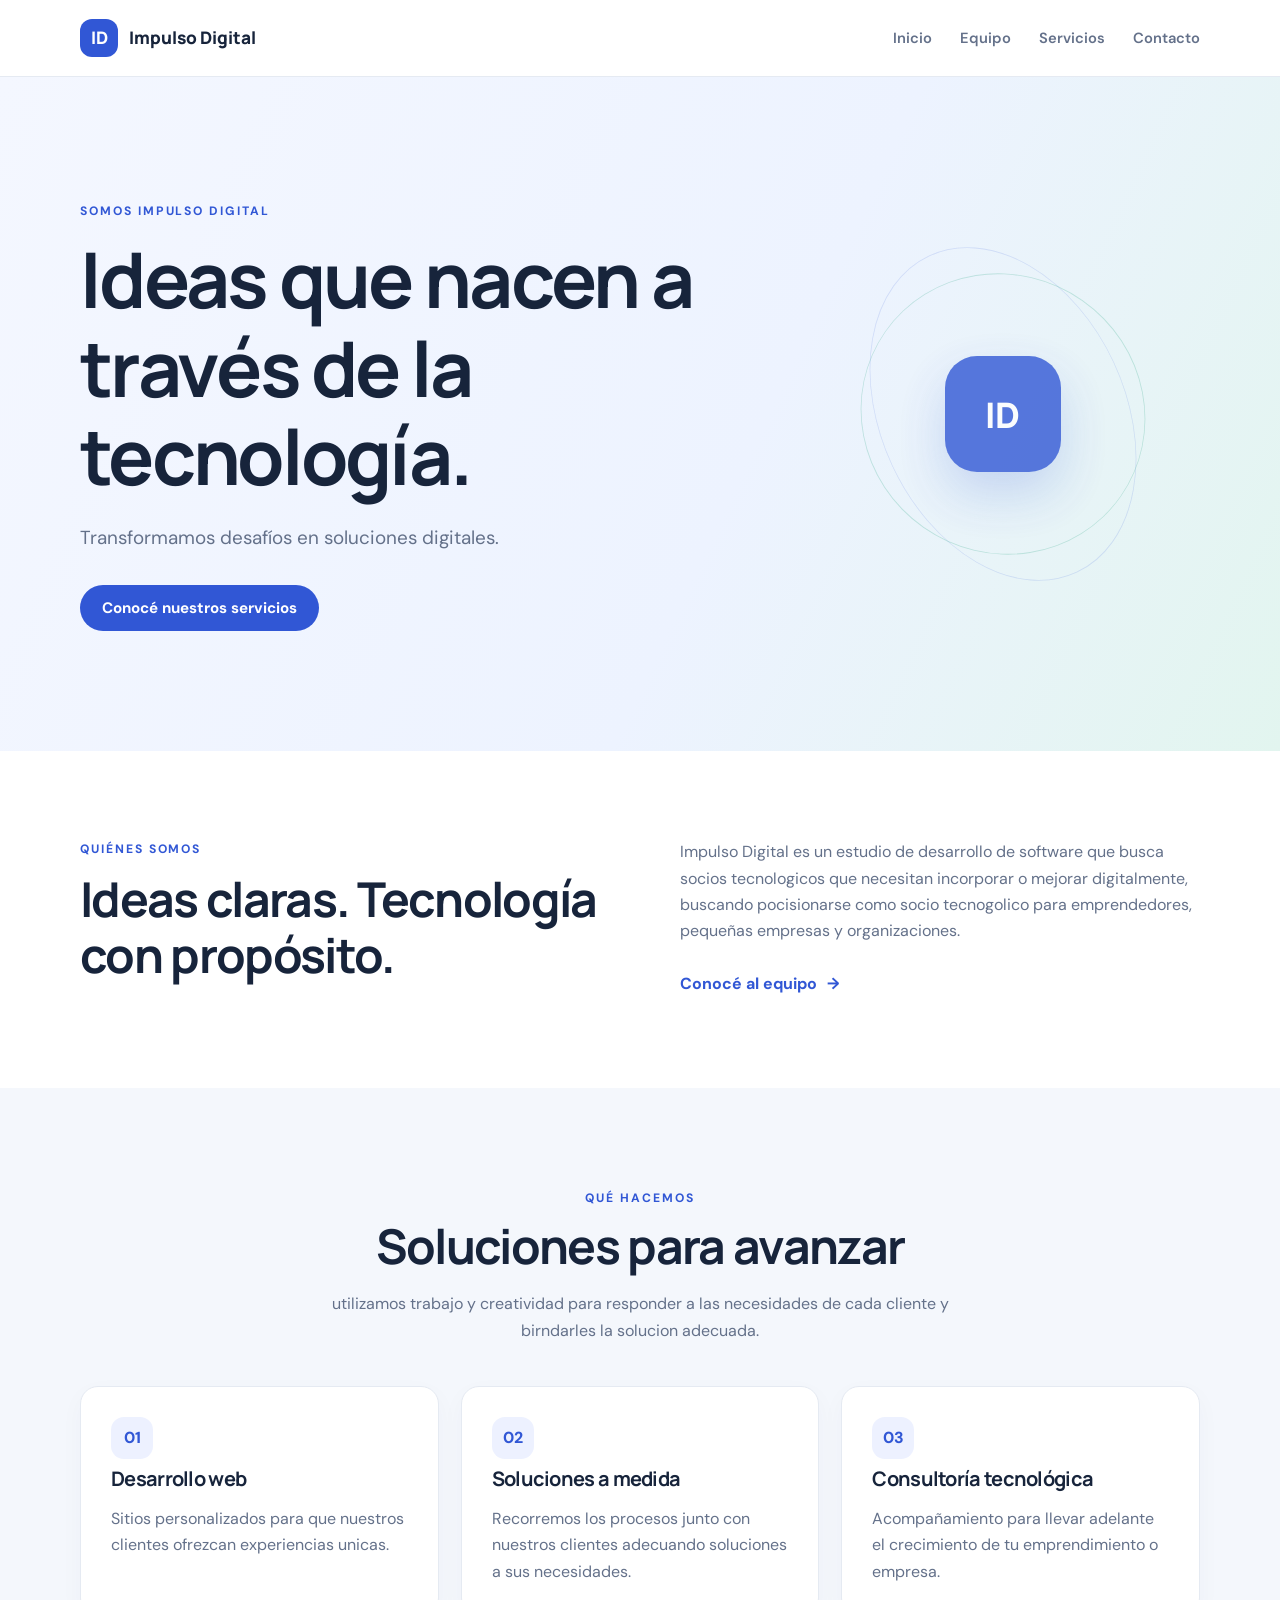
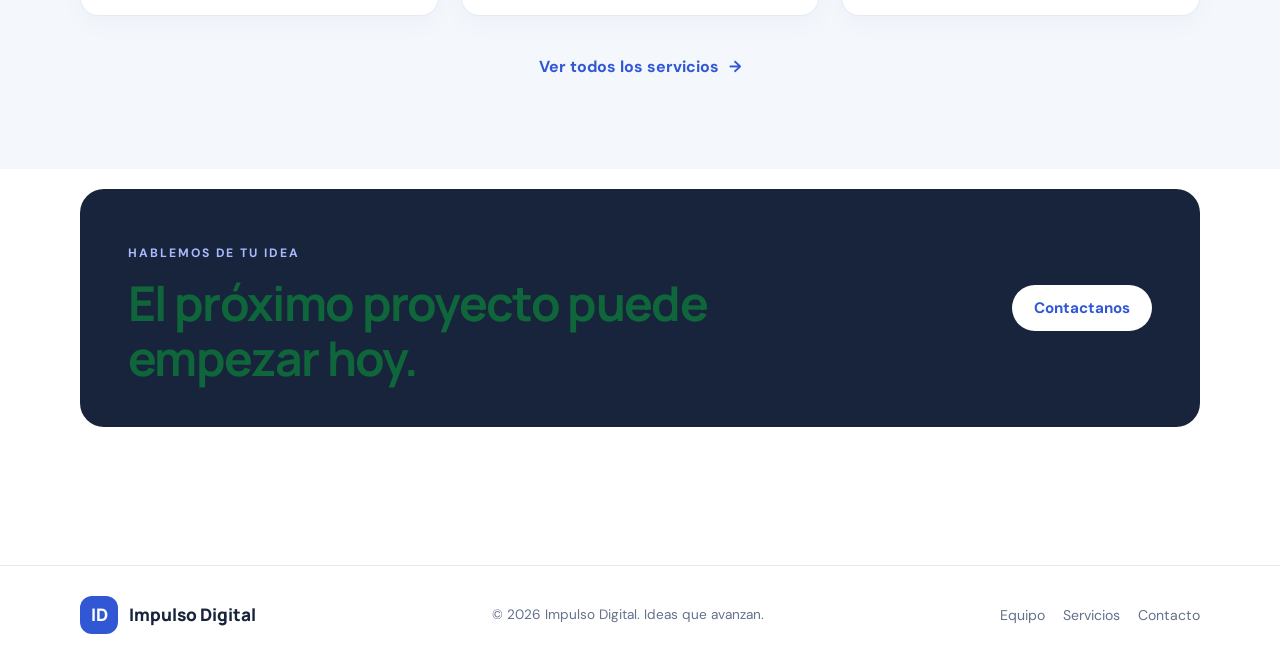
<file: index.html>
<!DOCTYPE html>
<html lang="es">
<head>
  <meta charset="UTF-8">
  <meta name="viewport" content="width=device-width, initial-scale=1.0">
  <meta name="description" content="Impulso Digital: tecnología que impulsa ideas.">
  <title>Impulso Digital | Inicio</title>
  <link rel="stylesheet" href="css/style.css">
</head>
<body>
  <div id="navbar-container"></div>

  <main>
    <section class="hero">
      <div class="container hero-content">
        <p class="eyebrow">SOMOS IMPULSO DIGITAL</p>
        <h1>Ideas que nacen a través de la tecnología.</h1>
        <p class="hero-copy">
          Transformamos desafíos en soluciones digitales.
        </p>
        <a class="button button-primary" href="servicios.html">Conocé nuestros servicios</a>
      </div>

      <div class="hero-decoration" aria-hidden="true">
        <div class="orbit orbit-one"></div>
        <div class="orbit orbit-two"></div>
        <div class="orbit-center">ID</div>
      </div>
    </section>

    <section class="section intro-section">
      <div class="container two-column">
        <div>
          <p class="eyebrow">QUIÉNES SOMOS</p>
          <h2>Ideas claras. Tecnología con propósito.</h2>
        </div>

        <div>
          <p>
            Impulso Digital es un estudio de desarrollo de software que busca socios tecnologicos que necesitan incorporar o mejorar digitalmente, 
            buscando pocisionarse como socio tecnogolico para emprendedores, pequeñas empresas y organizaciones.

          </p>
          <p>
          
          </p>
          <a class="text-link" href="equipo.html">
            Conocé al equipo <span aria-hidden="true">→</span>
          </a>
        </div>
      </div>
    </section>

    <section class="section soft-section">
      <div class="container">
        <div class="section-heading">
          <p class="eyebrow">QUÉ HACEMOS</p>
          <h2>Soluciones para avanzar</h2>
          <p>utilizamos trabajo y creatividad para responder a las necesidades de cada cliente y birndarles la solucion adecuada.</p>
        </div>

        <div class="card-grid three-cards">
          <article class="info-card">
            <span class="card-icon">01</span>
            <h3>Desarrollo web</h3>
            <p>Sitios personalizados para que nuestros clientes ofrezcan experiencias unicas.</p>
          </article>
          <article class="info-card">
            <span class="card-icon">02</span>
            <h3>Soluciones a medida</h3>
            <p>Recorremos los procesos junto con nuestros clientes adecuando soluciones a sus necesidades.</p>
          </article>
          <article class="info-card">
            <span class="card-icon">03</span>
            <h3>Consultoría tecnológica</h3>
            <p>Acompañamiento para llevar adelante el crecimiento de tu emprendimiento o empresa. </p>
          </article>
        </div>

        <div class="center-action">
          <a class="text-link" href="servicios.html">
            Ver todos los servicios <span aria-hidden="true">→</span>
          </a>
        </div>
      </div>
    </section>

    <section class="section cta-section">
      <div class="container cta-panel">
        <div>
          <p class="eyebrow">HABLEMOS DE TU IDEA</p>
          <h2>El próximo proyecto puede empezar hoy.</h2>
        </div>
        <a class="button button-light" href="contacto.html">Contactanos</a>
      </div>
    </section>
  </main>

  <footer id="footer-container"></footer>
  <script src="js/navbar.js"></script>
  <script src="js/main.js"></script>
</body>
</html>
</file>
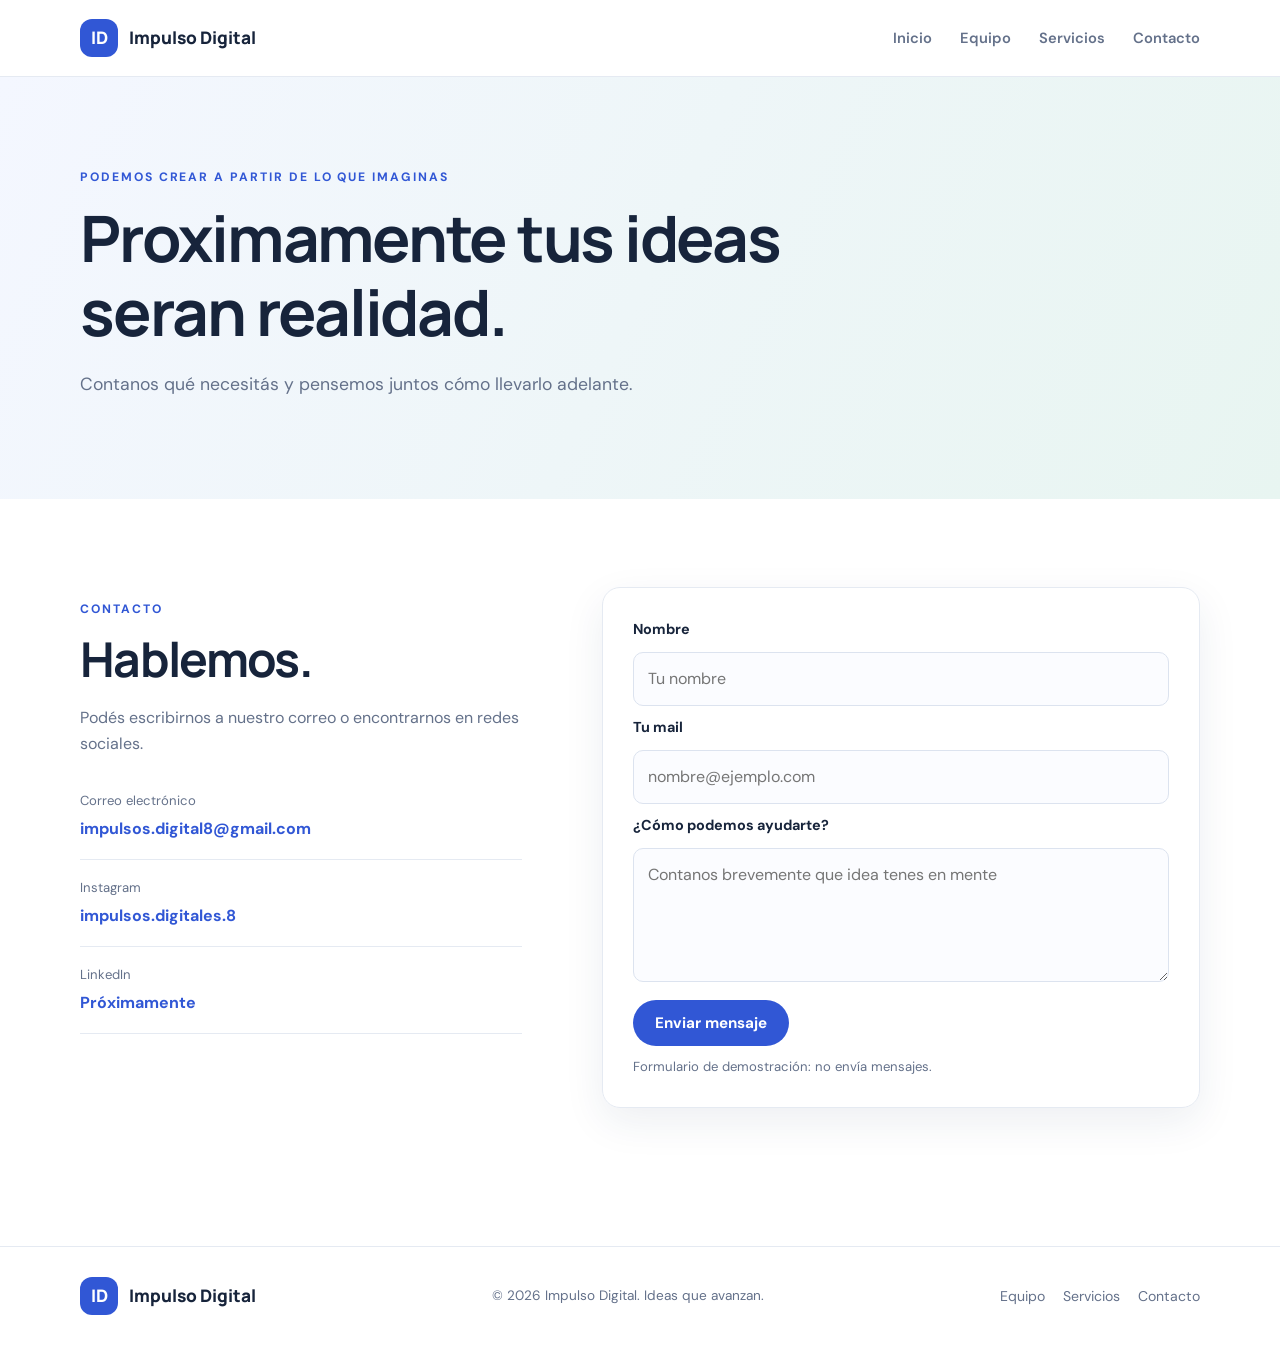
<file: contacto.html>
<!DOCTYPE html>
<html lang="es">
<head>
  <meta charset="UTF-8">
  <meta name="viewport" content="width=device-width, initial-scale=1.0">
  <title>Impulso Digital | Contacto</title>
  <link rel="stylesheet" href="css/style.css">
</head>
<body>
  <div id="navbar-container"></div>

  <main>
    <section class="page-hero">
      <div class="container">
        <p class="eyebrow">PODEMOS CREAR A PARTIR DE LO QUE IMAGINAS</p>
        <h1>Proximamente tus ideas seran realidad.</h1>
        <p>Contanos qué necesitás y pensemos juntos cómo llevarlo adelante.</p>
      </div>
    </section>

    <section class="section">
      <div class="container contact-layout">
        <div class="contact-details">
          <p class="eyebrow">CONTACTO</p>
          <h2>Hablemos.</h2>
          <p>Podés escribirnos a nuestro correo o encontrarnos en redes sociales.</p>

          <div class="contact-item">
            <span class="contact-label">Correo electrónico</span>
            <a href="mailto:impulsos.digital8@gmail.com">impulsos.digital8@gmail.com</a>
          </div>
          <div class="contact-item">
            <span class="contact-label">Instagram</span>
            <a href="https://www.instagram.com/impulsos.digitales.8/" target="" rel="noopener">impulsos.digitales.8</a>
          </div>
          <div class="contact-item">
            <span class="contact-label">LinkedIn</span>
            <a href="#" target="_blank" rel="noopener">Próximamente</a>
          </div>
        </div>

        <form class="contact-form" id="contact-form">
          <label for="name">Nombre</label>
          <input id="name" name="name" type="text" placeholder="Tu nombre" required>

          <label for="email">Tu mail</label>
          <input id="email" name="email" type="email" placeholder="nombre@ejemplo.com" required>

          <label for="message">¿Cómo podemos ayudarte?</label>
          <textarea id="message" name="message" rows="4" placeholder="Contanos brevemente que idea tenes en mente" required></textarea>

          <button class="button button-primary" type="submit">Enviar mensaje</button>
          <p class="form-feedback" id="form-feedback" aria-live="polite">Formulario de demostración: no envía mensajes.</p>
        </form>
      </div>
    </section>
  </main>

  <footer id="footer-container"></footer>
  <script src="js/navbar.js"></script>
  <script src="js/main.js"></script>
</body>
</html>
</file>
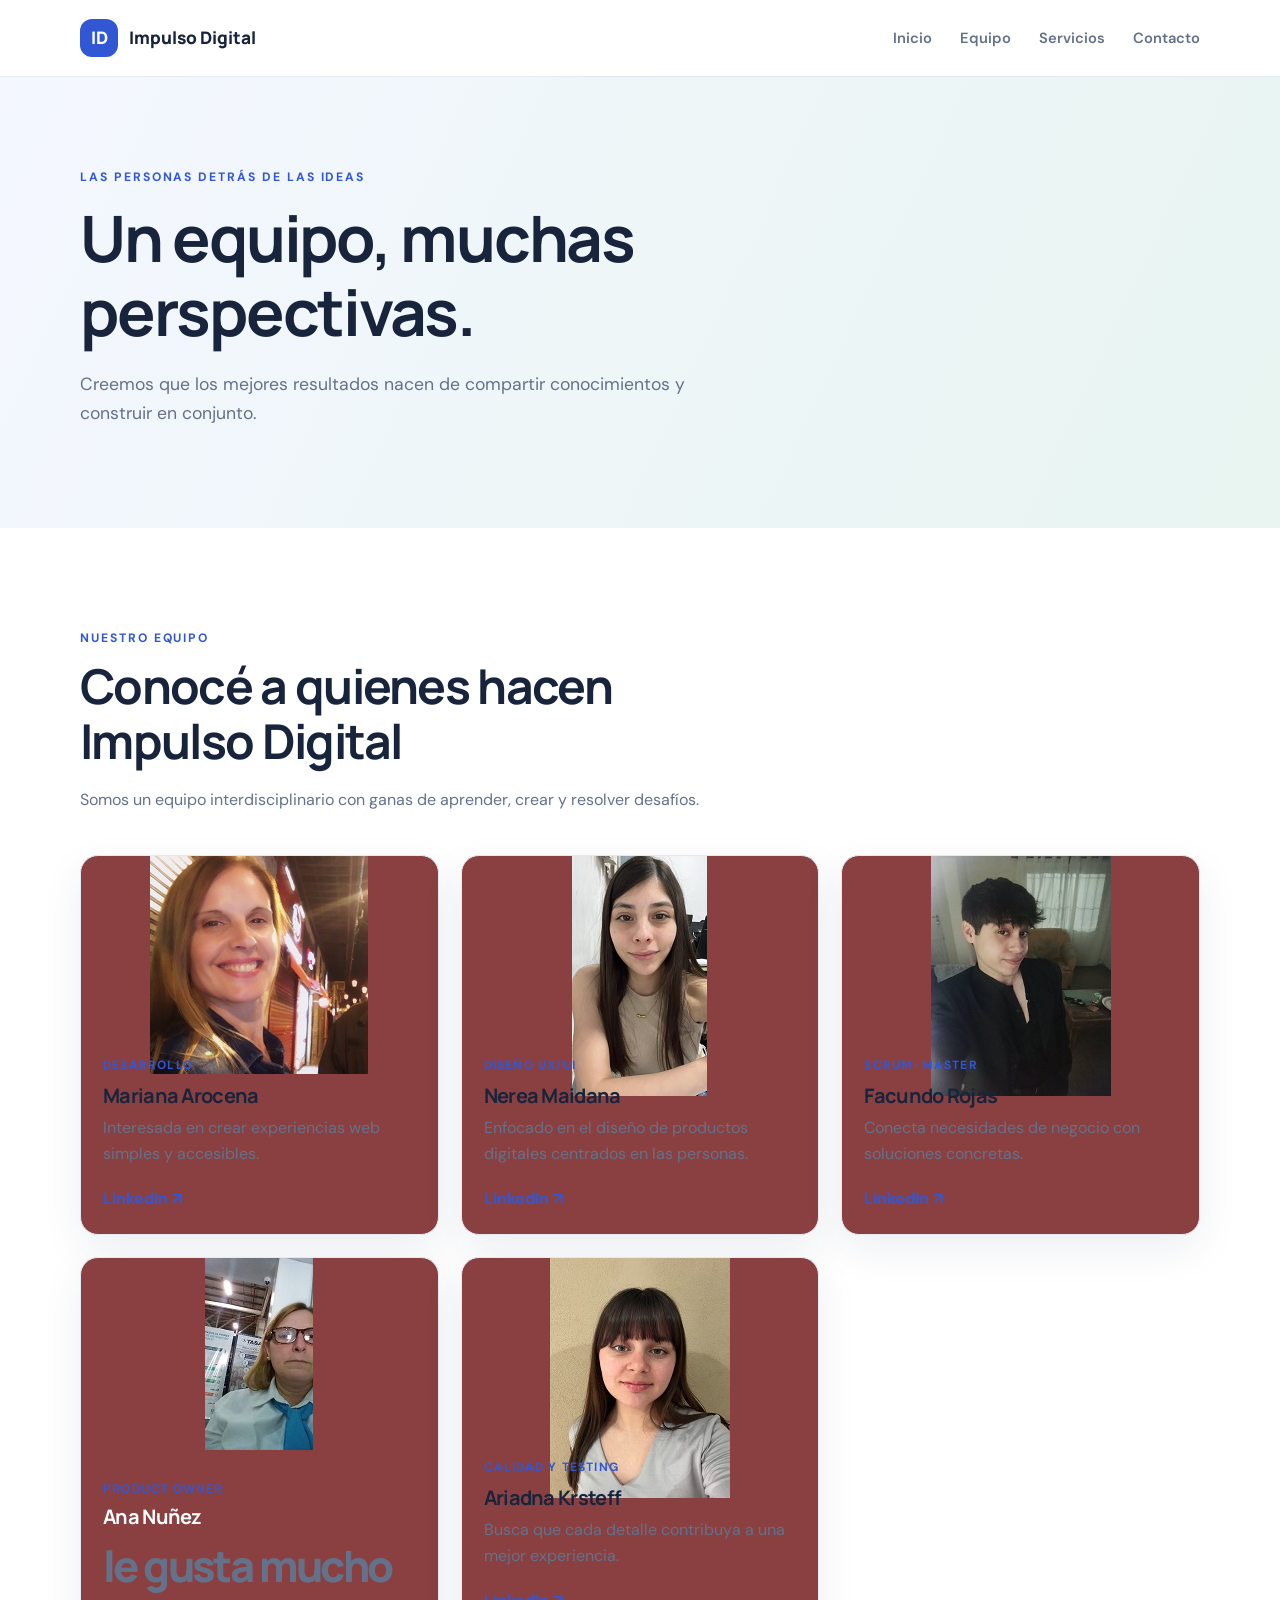
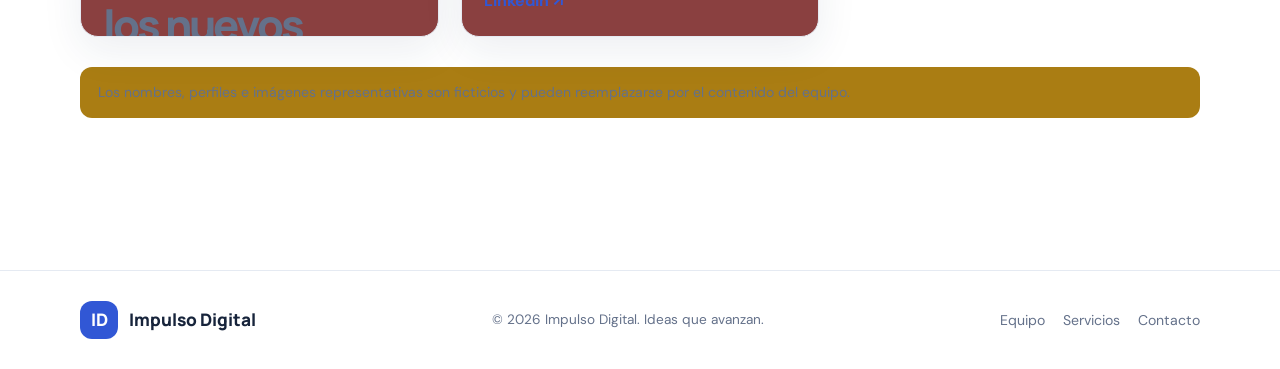
<file: equipo.html>
<!DOCTYPE html>
<html lang="es">
<head>
  <meta charset="UTF-8">
  <meta name="viewport" content="width=device-width, initial-scale=1.0">
  <title>Impulso Digital | Nuestro equipo</title>
  <link rel="stylesheet" href="css/style.css">
</head>
<body>
  <div id="navbar-container"></div>

  <main>
    <section class="page-hero">
      <div class="container">
        <p class="eyebrow">LAS PERSONAS DETRÁS DE LAS IDEAS</p>
        <h1>Un equipo, muchas perspectivas.</h1>
        <p>
          Creemos que los mejores resultados nacen de compartir conocimientos y construir en
          conjunto.
        </p>
      </div>
    </section>

    <section class="section">
      <div class="container">
        <div class="section-heading align-left">
          <p class="eyebrow">NUESTRO EQUIPO</p>
          <h2>Conocé a quienes hacen Impulso Digital</h2>
          <p>Somos un equipo interdisciplinario con ganas de aprender, crear y resolver desafíos.</p>
        </div>

        <div class="team-grid">
          <article class="team-card">
            <div class="avatar avatar">
              <img src="assets/images/Mariana.jpeg"
              alt="foto">
              </div>

            <div class="team-card-body">
              <p class="team-role">Desarrollo</p>
              <h3>Mariana Arocena</h3>
              <p>Interesada en crear experiencias web simples y accesibles.</p>
              <a class="text-link" href="#" aria-label="LinkedIn de Martina Ríos">LinkedIn ↗</a>
            </div>
          </article>

          <article class="team-card">
            <div class="avatar avatar"> 
              <img src="assets/images/Nerea.jpeg"
              alt="foto">
              </div>
            <div class="team-card-body">
              <p class="team-role">Diseño UX/UI</p>
              <h3>Nerea Maidana</h3>
              <p>Enfocado en el diseño de productos digitales centrados en las personas.</p>
              <a class="text-link" href="#" aria-label="LinkedIn de Tomás Gómez">LinkedIn ↗</a>
            </div>
          </article>

          <article class="team-card">
            <div class="avatar avatar">
              <img src="assets/images/Facu.jpeg"
              alt="foto">
              </div>
            <div class="team-card-body">
              <p class="team-role">Scrum-Master</p>
              <h3>Facundo Rojas</h3>
              <p>Conecta necesidades de negocio con soluciones concretas.</p>
              <a class="text-link" href="#" aria-label="LinkedIn de Lucía Pérez">LinkedIn ↗</a>
            </div>
          </article>

          <article class="team-card">
            <div class="avatar avatar">
              <img src="assets/images/Ana.jpeg"
              alt="foto"
            </div>
            <div class="team-card-body">
              <p class="team-role">Product Owner</p>
              <h3>Ana Nuñez</h3>
              <p>le gusta mucho los nuevos desafios</p>
              <a class="text-link" href="#" aria-label="LinkedIn de Facundo Núñez">LinkedIn ↗</a>
            </div>
          </article>

          <article class="team-card">
            <div class="avatar avatar">
              <img src="assets/images/Ariadna.jpeg"
              alt="foto">
              </div>
            <div class="team-card-body">
              <p class="team-role">Calidad y testing</p>
              <h3>Ariadna Krsteff</h3>
              <p>Busca que cada detalle contribuya a una mejor experiencia.</p>
              <a class="text-link" href="#" aria-label="LinkedIn de Sofía Vega">LinkedIn ↗</a>
            </div>
          </article>
        </div>

        <p class="notice">
          Los nombres, perfiles e imágenes representativas son ficticios y pueden reemplazarse por
          el contenido del equipo.
        </p>
      </div>
    </section>
  </main>

  <footer id="footer-container"></footer>
  <script src="js/navbar.js"></script>
  <script src="js/main.js"></script>
</body>
</html>
</file>
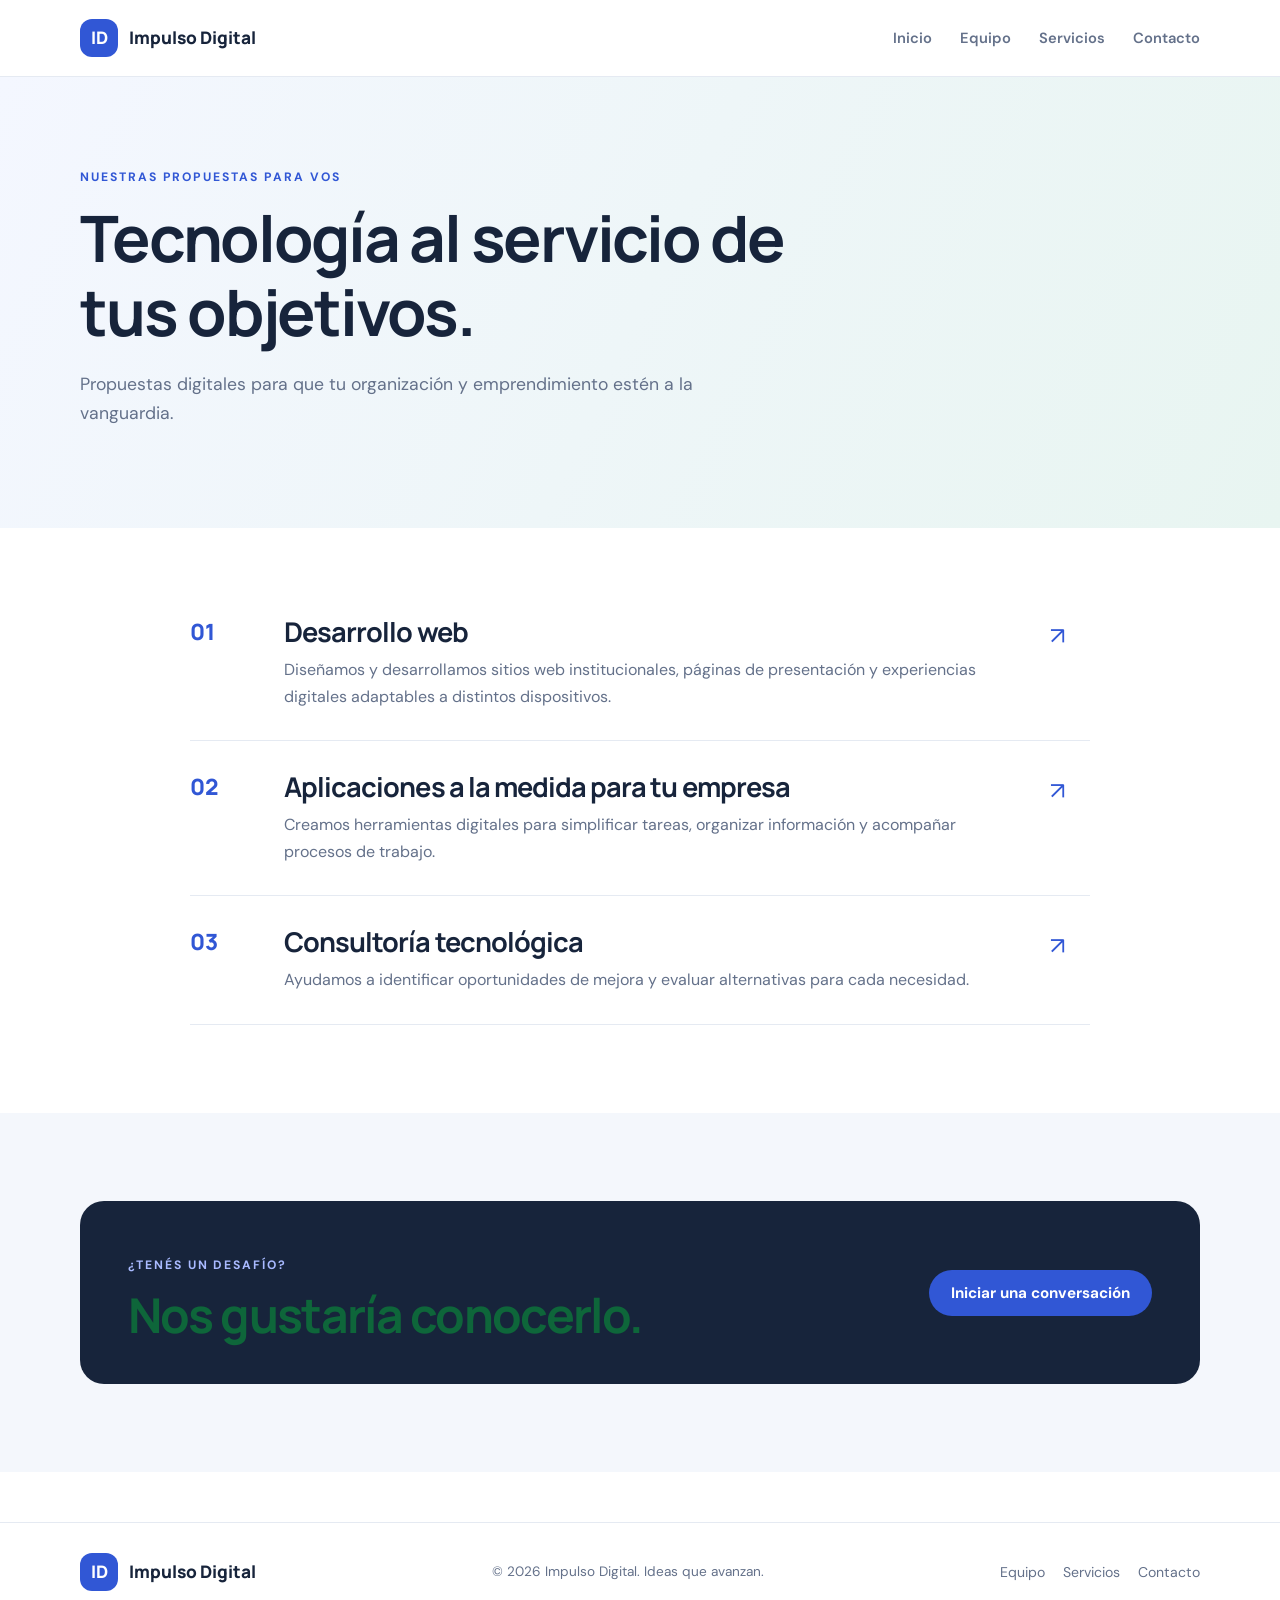
<file: servicios.html>
<!DOCTYPE html>
<html lang="es">
<head>
  <meta charset="UTF-8">
  <meta name="viewport" content="width=device-width, initial-scale=1.0">
  <title>Impulso Digital | Servicios</title>
  <link rel="stylesheet" href="css/style.css">
</head>
<body>
  <div id="navbar-container"></div>

  <main>
    <section class="page-hero">
      <div class="container">
        <p class="eyebrow">NUESTRAS PROPUESTAS PARA VOS</p>
        <h1>Tecnología al servicio de tus objetivos.</h1>
        <p>
          Propuestas digitales para que tu organización y emprendimiento estén a la vanguardia.
        </p>
      </div>
    </section>

    <section class="section">
      <div class="container service-list">
        <article class="service-row">
          <span class="service-number">01</span>
          <div>
            <h2>Desarrollo web</h2>
            <p>
              Diseñamos y desarrollamos sitios web institucionales, páginas de presentación y
              experiencias digitales adaptables a distintos dispositivos.
            </p>
          </div>
          <span class="service-arrow">↗</span>
        </article>

        <article class="service-row">
          <span class="service-number">02</span>
          <div>
            <h2>Aplicaciones a la medida para tu empresa</h2>
            <p>
              Creamos herramientas digitales para simplificar tareas, organizar información y
              acompañar procesos de trabajo.
            </p>
          </div>
          <span class="service-arrow">↗</span>
        </article>

        <article class="service-row">
          <span class="service-number">03</span>
          <div>
            <h2>Consultoría tecnológica</h2>
            <p>
              Ayudamos a identificar oportunidades de mejora y evaluar alternativas para cada
              necesidad.
            </p>
          </div>
          <span class="service-arrow">↗</span>
        </article>
      </div>
    </section>

    <section class="section soft-section">
      <div class="container cta-panel">
        <div>
          <p class="eyebrow">¿TENÉS UN DESAFÍO?</p>
          <h2>Nos gustaría conocerlo.</h2>
        </div>
        <a class="button button-primary" href="contacto.html">Iniciar una conversación</a>
      </div>
    </section>
  </main>

  <footer id="footer-container"></footer>
  <script src="js/navbar.js"></script>
  <script src="js/main.js"></script>
</body>
</html>
</file>
<file: css/style.css>
@import url('https://fonts.googleapis.com/css2?family=DM+Sans:wght@400;500;600;700&family=Manrope:wght@400;500;600;700;800&display=swap');

:root {
  --ink: #17243b;
  --muted: #64718a;
  --blue: #3157d5;
  --blue-dark: #203da5;
  --mint: #dff5ed;
  --paper: #ffffff;
  --soft: #f4f7fc;
  --line: #e5eaf2;
  --radius: 18px;
  --shadow: 0 14px 40px rgba(25, 45, 85, .08);
}

* {
  box-sizing: border-box;
}

html {
  scroll-behavior: smooth;
}

body {
  margin: 0;
  color: var(--ink);
  background: var(--paper);
  font-family: 'DM Sans', Arial, sans-serif;
  line-height: 1.65;
}

h1,
h2,
h3 {
  font-family: 'Manrope', Arial, sans-serif;
  line-height: 1.15;
  letter-spacing: -.035em;
}

h1 {
  max-width: 760px;
  margin: 14px 0 22px;
  font-size: clamp(2.7rem, 6vw, 5rem);
}

h2 {
  margin: 10px 0 18px;
  font-size: clamp(2rem, 4vw, 3rem);
}

h3 {
  margin: 8px 0;
  font-size: 1.25rem;
}

p {
  color: var(--muted);
}

a {
  color: inherit;
  text-decoration: none;
}

.container {
  width: min(1120px, calc(100% - 48px));
  margin: 0 auto;
}

.eyebrow {
  color: var(--blue);
  font-size: .76rem;
  font-weight: 700;
  letter-spacing: .16em;
}

.site-header {
  position: sticky;
  top: 0;
  z-index: 20;
  border-bottom: 1px solid var(--line);
  background: rgba(255, 255, 255, .94);
  backdrop-filter: blur(12px);
}

.nav-inner {
  display: flex;
  min-height: 76px;
  align-items: center;
  justify-content: space-between;
  gap: 24px;
}

.brand {
  display: flex;
  align-items: center;
  gap: 11px;
  font-family: 'Manrope', sans-serif;
  font-size: 1.08rem;
  font-weight: 800;
}

.brand-mark {
  display: grid;
  width: 38px;
  height: 38px;
  place-items: center;
  border-radius: 12px;
  color: white;
  background: var(--blue);
  font-weight: 800;
}

.nav-links {
  display: flex;
  align-items: center;
  gap: 28px;
}

.nav-links a {
  color: var(--muted);
  font-size: .92rem;
  font-weight: 600;
}

.nav-links a:hover,
.nav-links a.active {
  color: var(--blue);
}

.menu-toggle {
  display: none;
  padding: 8px 12px;
  border: 1px solid var(--line);
  border-radius: 10px;
  color: var(--ink);
  background: white;
  font-size: 1.2rem;
  cursor: pointer;
}

.hero {
  position: relative;
  overflow: hidden;
  padding: 112px 0 120px;
  background: linear-gradient(115deg, #f4f7ff 0%, #edf3ff 58%, #e2f5ef 100%);
}

.hero-content {
  position: relative;
  z-index: 2;
}

.hero-copy {
  max-width: 560px;
  margin: 0 0 32px;
  font-size: 1.18rem;
}

.hero-decoration {
  position: absolute;
  top: 50%;
  right: 8%;
  width: 350px;
  height: 350px;
  transform: translateY(-50%);
  opacity: .8;
}

.orbit {
  position: absolute;
  inset: 0;
  border: 1px solid rgba(49, 87, 213, .18);
  border-radius: 50%;
  transform: rotate(-25deg) scaleX(.7);
}

.orbit-two {
  inset: 36px -25px;
  border-color: rgba(33, 160, 125, .28);
  transform: rotate(35deg) scaleX(.72);
}

.orbit-center {
  position: absolute;
  top: 50%;
  left: 50%;
  display: grid;
  width: 116px;
  height: 116px;
  place-items: center;
  transform: translate(-50%, -50%);
  border-radius: 32px;
  color: white;
  background: var(--blue);
  box-shadow: 0 22px 50px rgba(49, 87, 213, .25);
  font: 800 2.2rem 'Manrope';
}

.button {
  display: inline-flex;
  align-items: center;
  justify-content: center;
  padding: 13px 22px;
  border: 0;
  border-radius: 999px;
  font: 700 .95rem 'DM Sans';
  cursor: pointer;
  transition: transform .2s, background .2s;
}

.button:hover {
  transform: translateY(-2px);
}

.button-primary {
  color: white;
  background: var(--blue);
}

.button-primary:hover {
  background: var(--blue-dark);
}

.button-light {
  color: var(--blue);
  background: white;
}

.section {
  padding: 88px 0;
}

.soft-section {
  background: var(--soft);
}

.two-column {
  display: grid;
  grid-template-columns: 1fr 1fr;
  align-items: start;
  gap: 80px;
}

.two-column p:first-child {
  margin-top: 0;
}

.text-link {
  display: inline-flex;
  align-items: center;
  gap: 10px;
  margin-top: 10px;
  color: var(--blue);
  font-weight: 700;
}

.section-heading {
  max-width: 680px;
  margin: 0 auto 42px;
  text-align: center;
}

.section-heading p {
  margin-bottom: 0;
}

.section-heading.align-left {
  margin-left: 0;
  text-align: left;
}

.card-grid {
  display: grid;
  gap: 22px;
}

.three-cards {
  grid-template-columns: repeat(3, 1fr);
}

.info-card {
  padding: 30px;
  border: 1px solid var(--line);
  border-radius: var(--radius);
  background: white;
  box-shadow: 0 8px 25px rgba(25, 45, 85, .03);
}

.info-card p {
  margin-bottom: 0;
}

.card-icon {
  display: inline-grid;
  width: 42px;
  height: 42px;
  place-items: center;
  border-radius: 13px;
  color: var(--blue);
  background: #edf1ff;
  font-weight: 800;
}

.center-action {
  margin-top: 28px;
  text-align: center;
}

.cta-section {
  padding-top: 20px;
}

.cta-panel {
  display: flex;
  align-items: center;
  justify-content: space-between;
  gap: 30px;
  padding: 42px 48px;
  border-radius: 24px;
  background: var(--ink);
}

.cta-panel h2 {
  max-width: 650px;
  margin-bottom: 0;
  color: rgb(14, 102, 58);
}

.cta-panel .eyebrow {
  color: #a9baff;
}

.page-hero {
  padding: 78px 0 82px;
  background: linear-gradient(115deg, #f4f7ff, #e8f5f1);
}

.page-hero h1 {
  max-width: 800px;
  font-size: clamp(2.5rem, 5vw, 4.2rem);
}

.page-hero p:last-child {
  max-width: 650px;
  font-size: 1.1rem;
}

.team-grid {
  display: grid;
  grid-template-columns: repeat(3, 1fr);
  gap: 22px;
}

.team-card {
  overflow: hidden;
  border: 1px solid var(--line);
  border-radius: var(--radius);
  background: rgb(138, 64, 64);
  box-shadow: var(--shadow);
}

.avatar {
  display: grid;
  height: 170px;
  place-items: center;
  color: white;
  font: 800 2.7rem 'Manrope';
  letter-spacing: -.06em;
}

.avatar-a {
  background: linear-gradient(135deg, #3157d5, #8a9df0);
}

.avatar-b {
  background: linear-gradient(135deg, #1a927e, #8bd7c3);
}

.avatar-c {
  background: linear-gradient(135deg, #d17b48, #f0c08b);
}

.avatar-d {
  background: linear-gradient(135deg, #684db5, #b2a0e8);
}

.avatar-e {
  background: linear-gradient(135deg, #bb527c, #f0a4be);
}

.team-card-body {
  padding: 22px;
}

.team-card-body p {
  margin: 8px 0;
}

.team-role {
  color: var(--blue);
  font-size: .75rem;
  font-weight: 700;
  text-transform: uppercase;
  letter-spacing: .1em;
}

.notice {
  margin-top: 30px;
  padding: 14px 18px;
  border-radius: 12px;
  background: #aa7d13;
  font-size: .88rem;
}

.service-list {
  max-width: 900px;
}

.service-row {
  display: grid;
  grid-template-columns: 70px 1fr 40px;
  align-items: start;
  gap: 24px;
  padding: 30px 0;
  border-bottom: 1px solid var(--line);
}

.service-row:first-child {
  padding-top: 0;
}

.service-number {
  color: var(--blue);
  font: 800 1.4rem 'Manrope';
}

.service-row h2 {
  margin: 0 0 10px;
  font-size: 1.7rem;
}

.service-row p {
  max-width: 700px;
  margin: 0;
}

.service-arrow {
  color: var(--blue);
  font-size: 1.5rem;
}

.contact-layout {
  display: grid;
  grid-template-columns: .85fr 1.15fr;
  gap: 80px;
}

.contact-details h2 {
  font-size: 3rem;
}

.contact-item {
  padding: 17px 0;
  border-bottom: 1px solid var(--line);
}

.contact-label {
  display: block;
  margin-bottom: 4px;
  color: var(--muted);
  font-size: .82rem;
}

.contact-item a {
  color: var(--blue);
  font-weight: 700;
}

.contact-form {
  display: grid;
  gap: 10px;
  padding: 30px;
  border: 1px solid var(--line);
  border-radius: var(--radius);
  box-shadow: var(--shadow);
}

.contact-form label {
  font-size: .9rem;
  font-weight: 700;
}

.contact-form input,
.contact-form textarea {
  width: 100%;
  padding: 13px 14px;
  border: 1px solid #dce3ef;
  border-radius: 10px;
  color: var(--ink);
  background: #fbfcff;
  font: inherit;
}

.contact-form input:focus,
.contact-form textarea:focus {
  outline: 2px solid #cbd6ff;
  border-color: var(--blue);
}

.contact-form .button {
  justify-self: start;
  margin-top: 8px;
}

.form-feedback {
  margin: 0;
  font-size: .82rem;
}

.site-footer {
  margin-top: 50px;
  padding: 30px 0;
  border-top: 1px solid var(--line);
}

.footer-inner {
  display: flex;
  align-items: center;
  justify-content: space-between;
  gap: 20px;
}

.footer-inner p {
  margin: 0;
  font-size: .85rem;
}

.footer-links {
  display: flex;
  gap: 18px;
  color: var(--muted);
  font-size: .88rem;
}

@media (max-width: 850px) {
  .hero-decoration {
    right: -120px;
    opacity: .25;
  }

  .two-column,
  .contact-layout {
    grid-template-columns: 1fr;
    gap: 28px;
  }

  .team-grid {
    grid-template-columns: repeat(2, 1fr);
  }

  .three-cards {
    grid-template-columns: 1fr;
  }
}

@media (max-width: 620px) {
  .container {
    width: min(100% - 32px, 1120px);
  }

  .hero {
    padding: 78px 0 84px;
  }

  .hero-decoration {
    display: none;
  }

  .section {
    padding: 62px 0;
  }

  .nav-inner {
    min-height: 68px;
  }

  .menu-toggle {
    display: inline-block;
  }

  .nav-links {
    position: absolute;
    top: 68px;
    right: 0;
    left: 0;
    display: none;
    flex-direction: column;
    align-items: flex-start;
    gap: 16px;
    padding: 18px 24px 24px;
    border-bottom: 1px solid var(--line);
    background: white;
  }

  .nav-links.is-open {
    display: flex;
  }

  .team-grid {
    grid-template-columns: 1fr;
  }

  .cta-panel {
    align-items: flex-start;
    flex-direction: column;
    padding: 30px 24px;
  }

  .service-row {
    grid-template-columns: 42px 1fr;
    gap: 14px;
  }

  .service-arrow {
    display: none;
  }

  .contact-form {
    padding: 22px;
  }

  .footer-inner {
    align-items: flex-start;
    flex-direction: column;
  }
}
</file>
